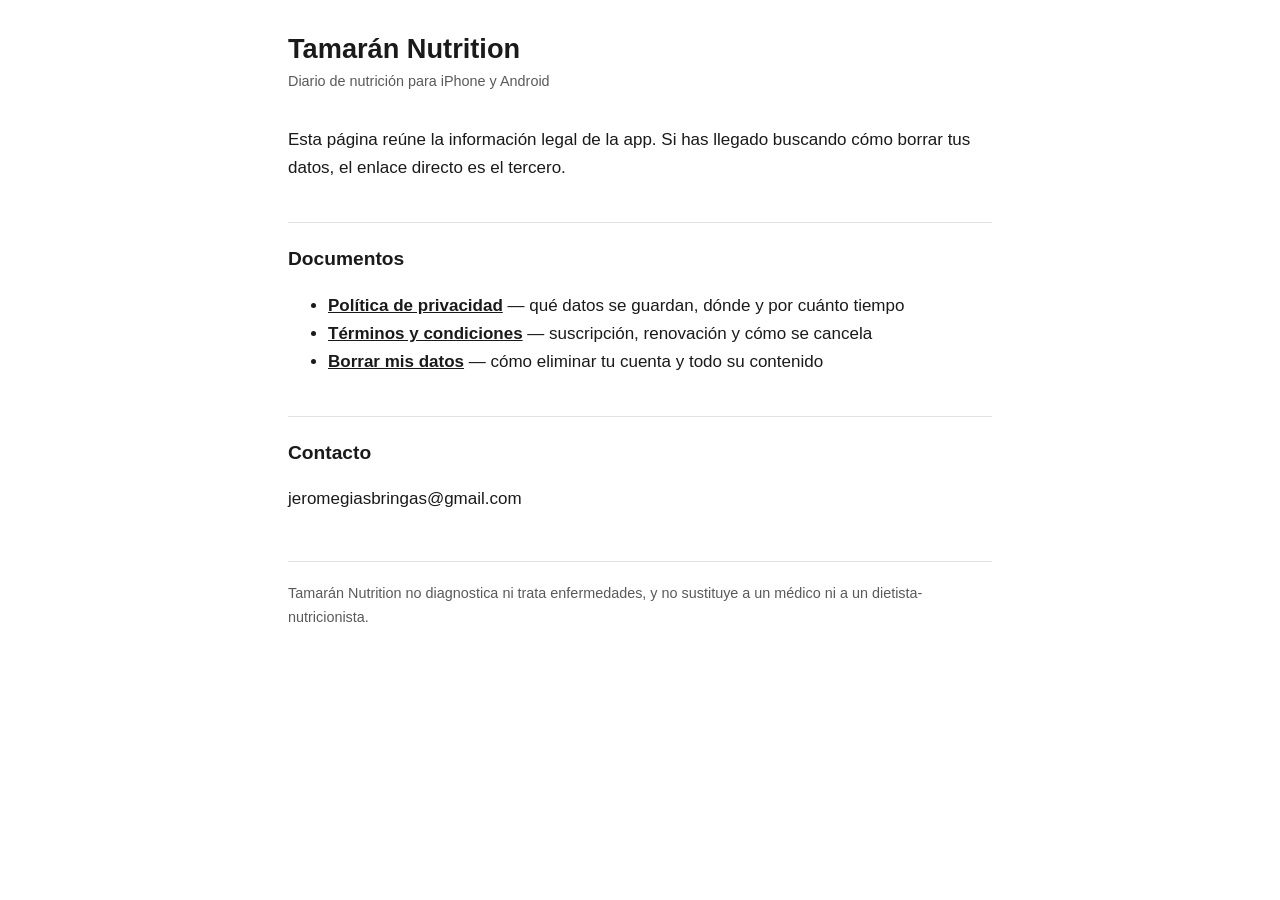
<file: index.html>
<!doctype html>
<html lang="es">
  <head>
    <meta charset="utf-8" />
    <meta name="viewport" content="width=device-width, initial-scale=1" />
    <title>Tamarán Nutrition</title>
    <link rel="stylesheet" href="estilo.css" />
  </head>
  <body>
    <main>
      <h1>Tamarán Nutrition</h1>
      <p class="fecha">Diario de nutrición para iPhone y Android</p>

      <p>
        Esta página reúne la información legal de la app. Si has llegado buscando cómo borrar tus
        datos, el enlace directo es el tercero.
      </p>

      <h2>Documentos</h2>
      <ul>
        <li><a href="privacidad.html"><strong>Política de privacidad</strong></a> — qué datos se
          guardan, dónde y por cuánto tiempo</li>
        <li><a href="terminos.html"><strong>Términos y condiciones</strong></a> — suscripción,
          renovación y cómo se cancela</li>
        <li><a href="borrar-datos.html"><strong>Borrar mis datos</strong></a> — cómo eliminar tu
          cuenta y todo su contenido</li>
      </ul>

      <h2>Contacto</h2>
      <p>jeromegiasbringas@gmail.com</p>

      <p class="pie">
        Tamarán Nutrition no diagnostica ni trata enfermedades, y no sustituye a un médico ni a un
        dietista-nutricionista.
      </p>
    </main>
  </body>
</html>
</file>
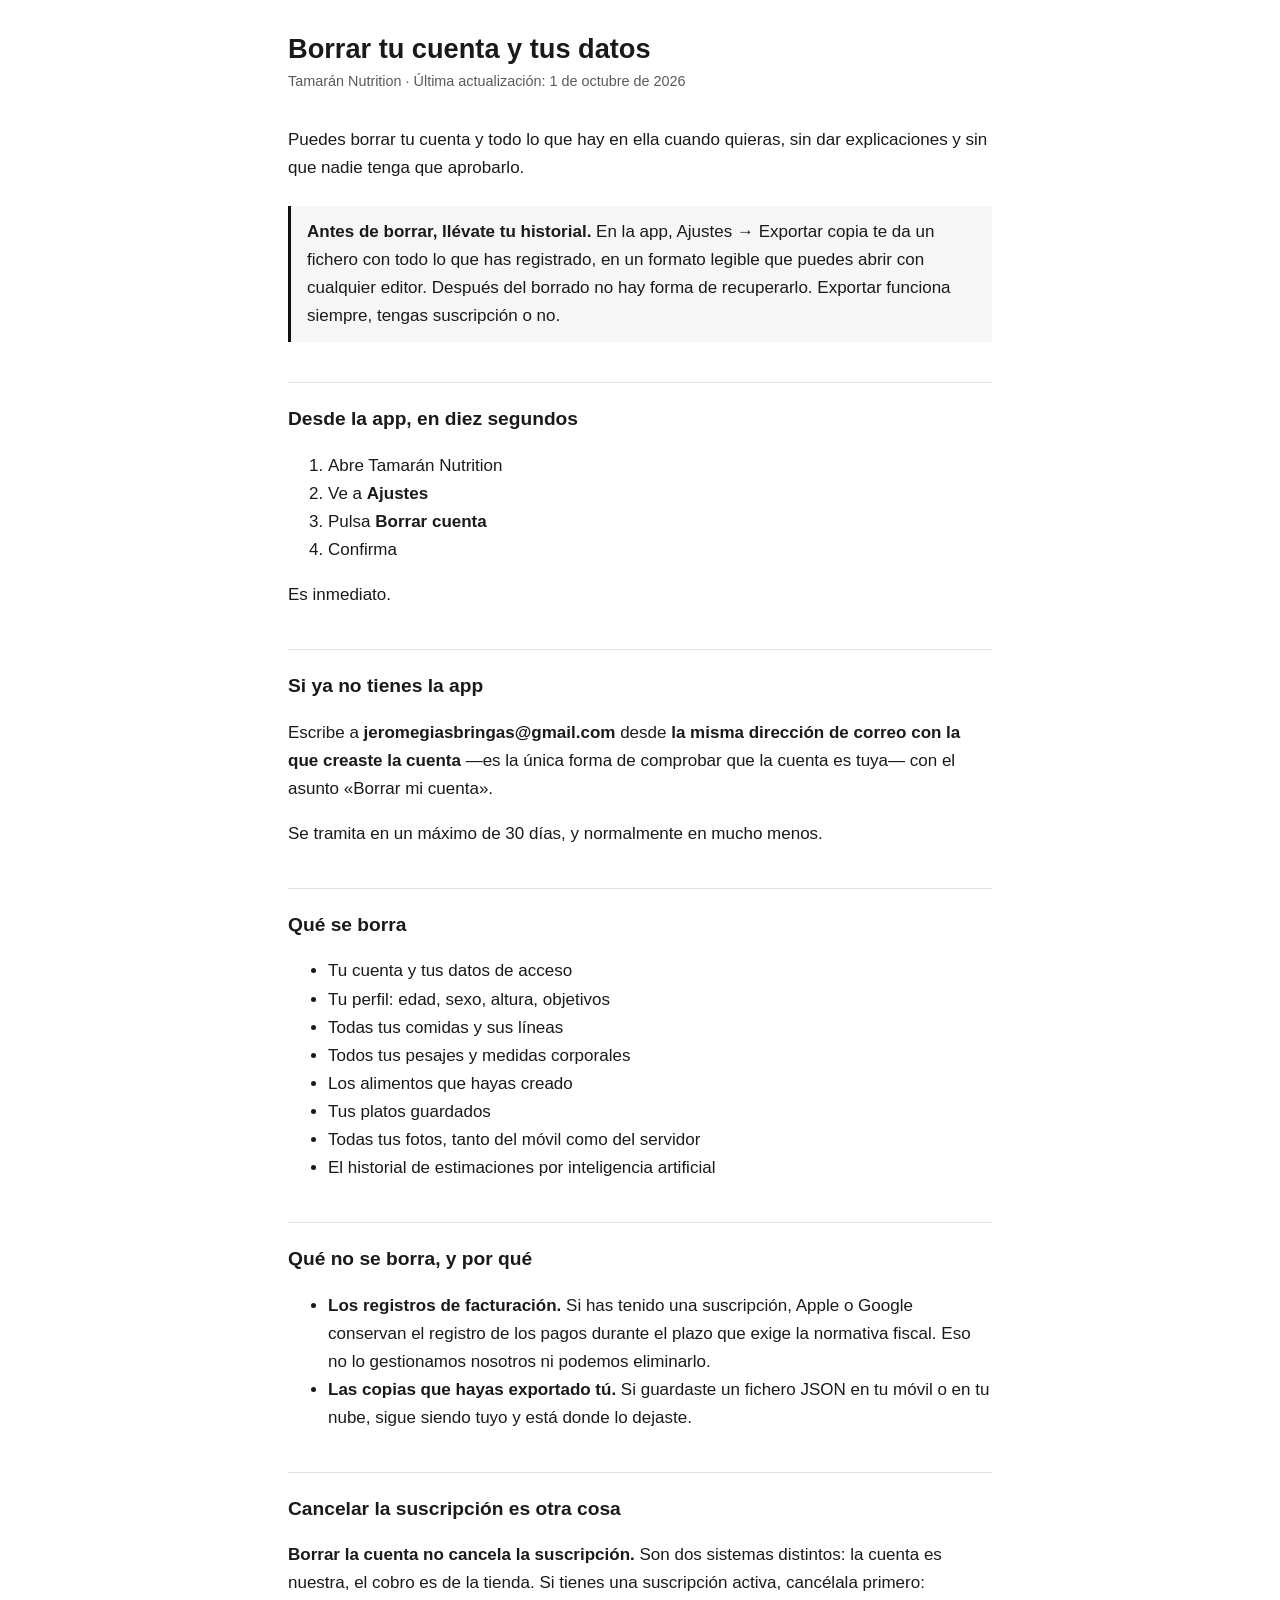
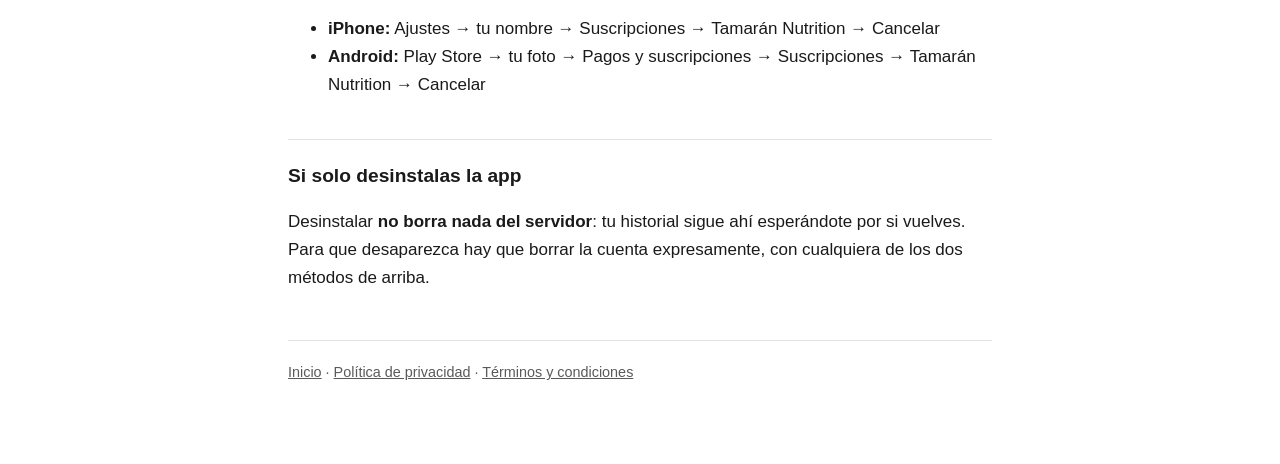
<file: borrar-datos.html>
<!doctype html>
<html lang="es">
  <head>
    <meta charset="utf-8" />
    <meta name="viewport" content="width=device-width, initial-scale=1" />
    <title>Borrar mis datos — Tamarán Nutrition</title>
    <link rel="stylesheet" href="estilo.css" />
  </head>
  <body>
    <main>
      <h1>Borrar tu cuenta y tus datos</h1>
      <p class="fecha">Tamarán Nutrition · Última actualización: 1 de octubre de 2026</p>

      <p>
        Puedes borrar tu cuenta y todo lo que hay en ella cuando quieras, sin dar explicaciones y sin
        que nadie tenga que aprobarlo.
      </p>

      <div class="aviso">
        <strong>Antes de borrar, llévate tu historial.</strong> En la app, Ajustes → Exportar copia
        te da un fichero con todo lo que has registrado, en un formato legible que puedes abrir con
        cualquier editor. Después del borrado no hay forma de recuperarlo. Exportar funciona siempre,
        tengas suscripción o no.
      </div>

      <h2>Desde la app, en diez segundos</h2>
      <ol>
        <li>Abre Tamarán Nutrition</li>
        <li>Ve a <strong>Ajustes</strong></li>
        <li>Pulsa <strong>Borrar cuenta</strong></li>
        <li>Confirma</li>
      </ol>
      <p>Es inmediato.</p>

      <h2>Si ya no tienes la app</h2>
      <p>
        Escribe a <strong>jeromegiasbringas@gmail.com</strong> desde
        <strong>la misma dirección de correo con la que creaste la cuenta</strong> —es la única forma
        de comprobar que la cuenta es tuya— con el asunto «Borrar mi cuenta».
      </p>
      <p>Se tramita en un máximo de 30 días, y normalmente en mucho menos.</p>

      <h2>Qué se borra</h2>
      <ul>
        <li>Tu cuenta y tus datos de acceso</li>
        <li>Tu perfil: edad, sexo, altura, objetivos</li>
        <li>Todas tus comidas y sus líneas</li>
        <li>Todos tus pesajes y medidas corporales</li>
        <li>Los alimentos que hayas creado</li>
        <li>Tus platos guardados</li>
        <li>Todas tus fotos, tanto del móvil como del servidor</li>
        <li>El historial de estimaciones por inteligencia artificial</li>
      </ul>

      <h2>Qué no se borra, y por qué</h2>
      <ul>
        <li>
          <strong>Los registros de facturación.</strong> Si has tenido una suscripción, Apple o
          Google conservan el registro de los pagos durante el plazo que exige la normativa fiscal.
          Eso no lo gestionamos nosotros ni podemos eliminarlo.
        </li>
        <li>
          <strong>Las copias que hayas exportado tú.</strong> Si guardaste un fichero JSON en tu
          móvil o en tu nube, sigue siendo tuyo y está donde lo dejaste.
        </li>
      </ul>

      <h2>Cancelar la suscripción es otra cosa</h2>
      <p>
        <strong>Borrar la cuenta no cancela la suscripción.</strong> Son dos sistemas distintos: la
        cuenta es nuestra, el cobro es de la tienda. Si tienes una suscripción activa, cancélala
        primero:
      </p>
      <ul>
        <li>
          <strong>iPhone:</strong> Ajustes → tu nombre → Suscripciones → Tamarán Nutrition →
          Cancelar
        </li>
        <li>
          <strong>Android:</strong> Play Store → tu foto → Pagos y suscripciones → Suscripciones →
          Tamarán Nutrition → Cancelar
        </li>
      </ul>

      <h2>Si solo desinstalas la app</h2>
      <p>
        Desinstalar <strong>no borra nada del servidor</strong>: tu historial sigue ahí esperándote
        por si vuelves. Para que desaparezca hay que borrar la cuenta expresamente, con cualquiera de
        los dos métodos de arriba.
      </p>

      <p class="pie">
        <a href="index.html">Inicio</a> · <a href="privacidad.html">Política de privacidad</a> ·
        <a href="terminos.html">Términos y condiciones</a>
      </p>
    </main>
  </body>
</html>
</file>
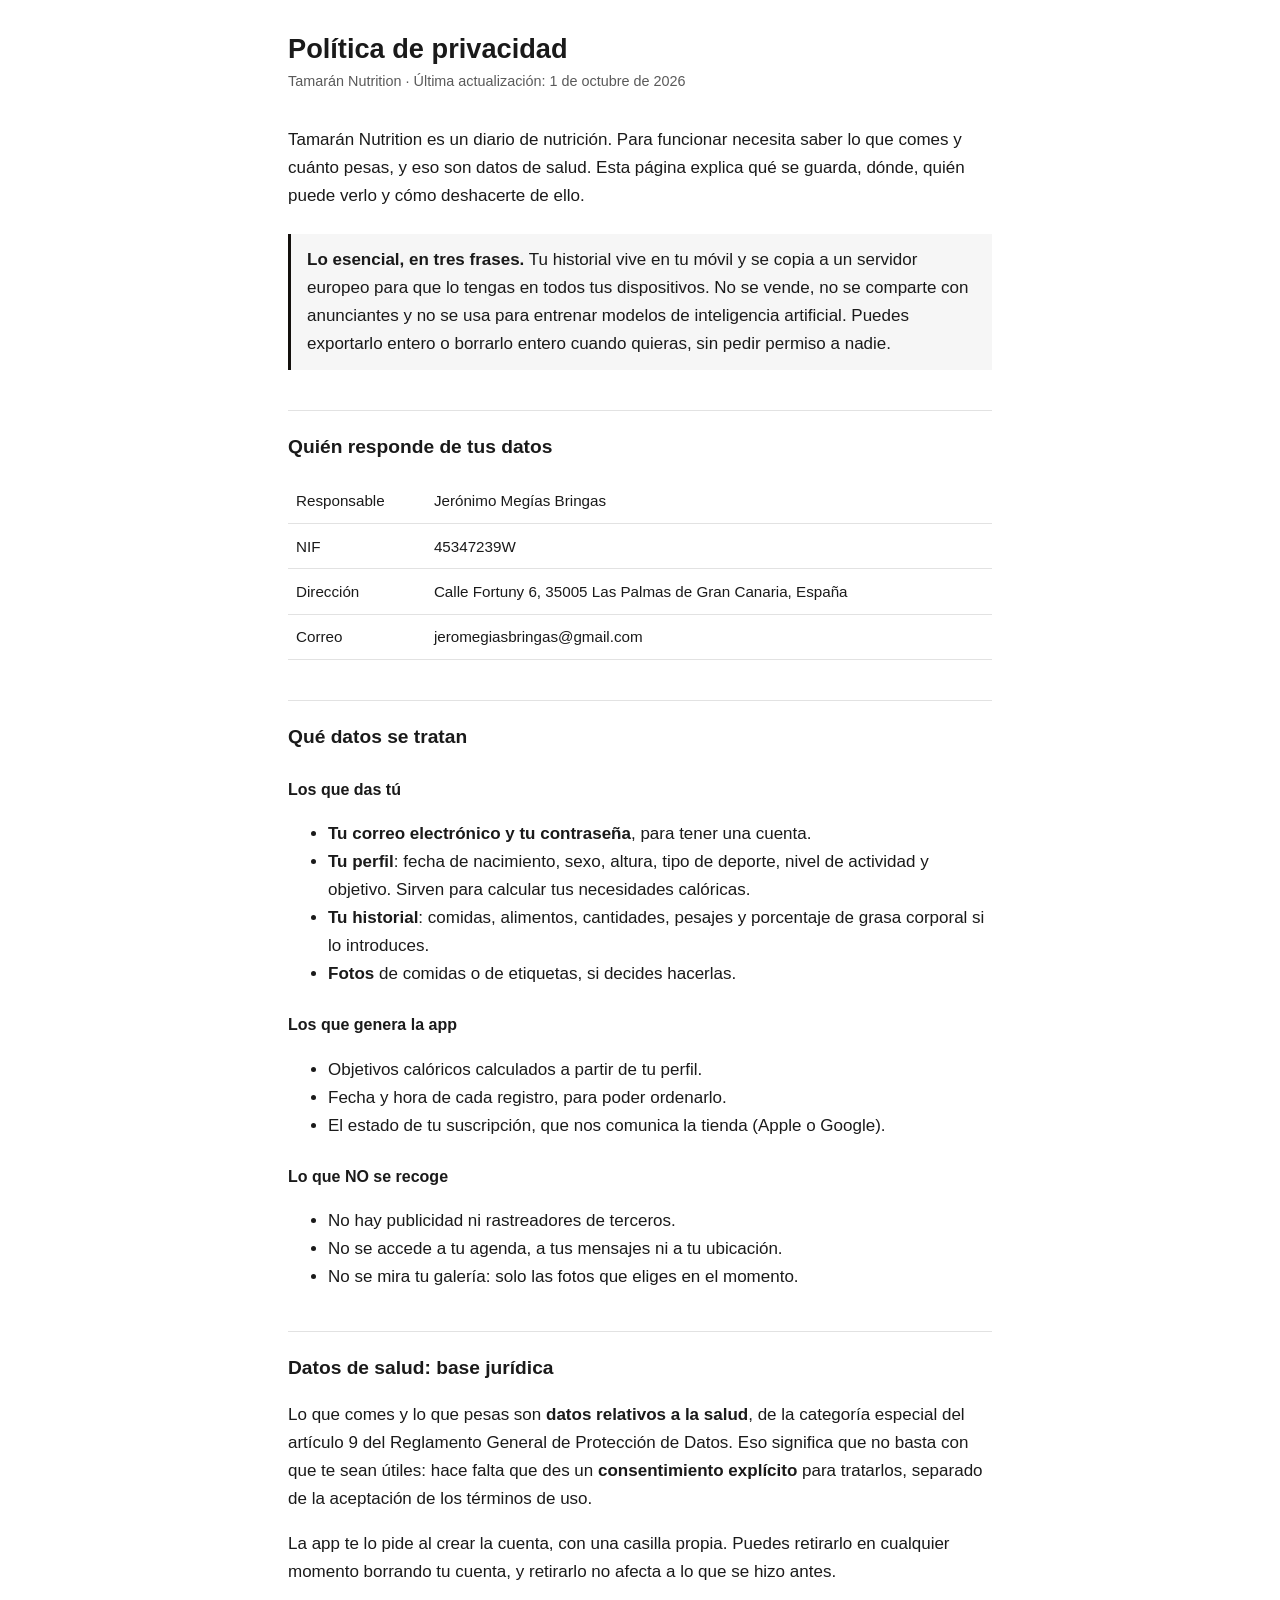
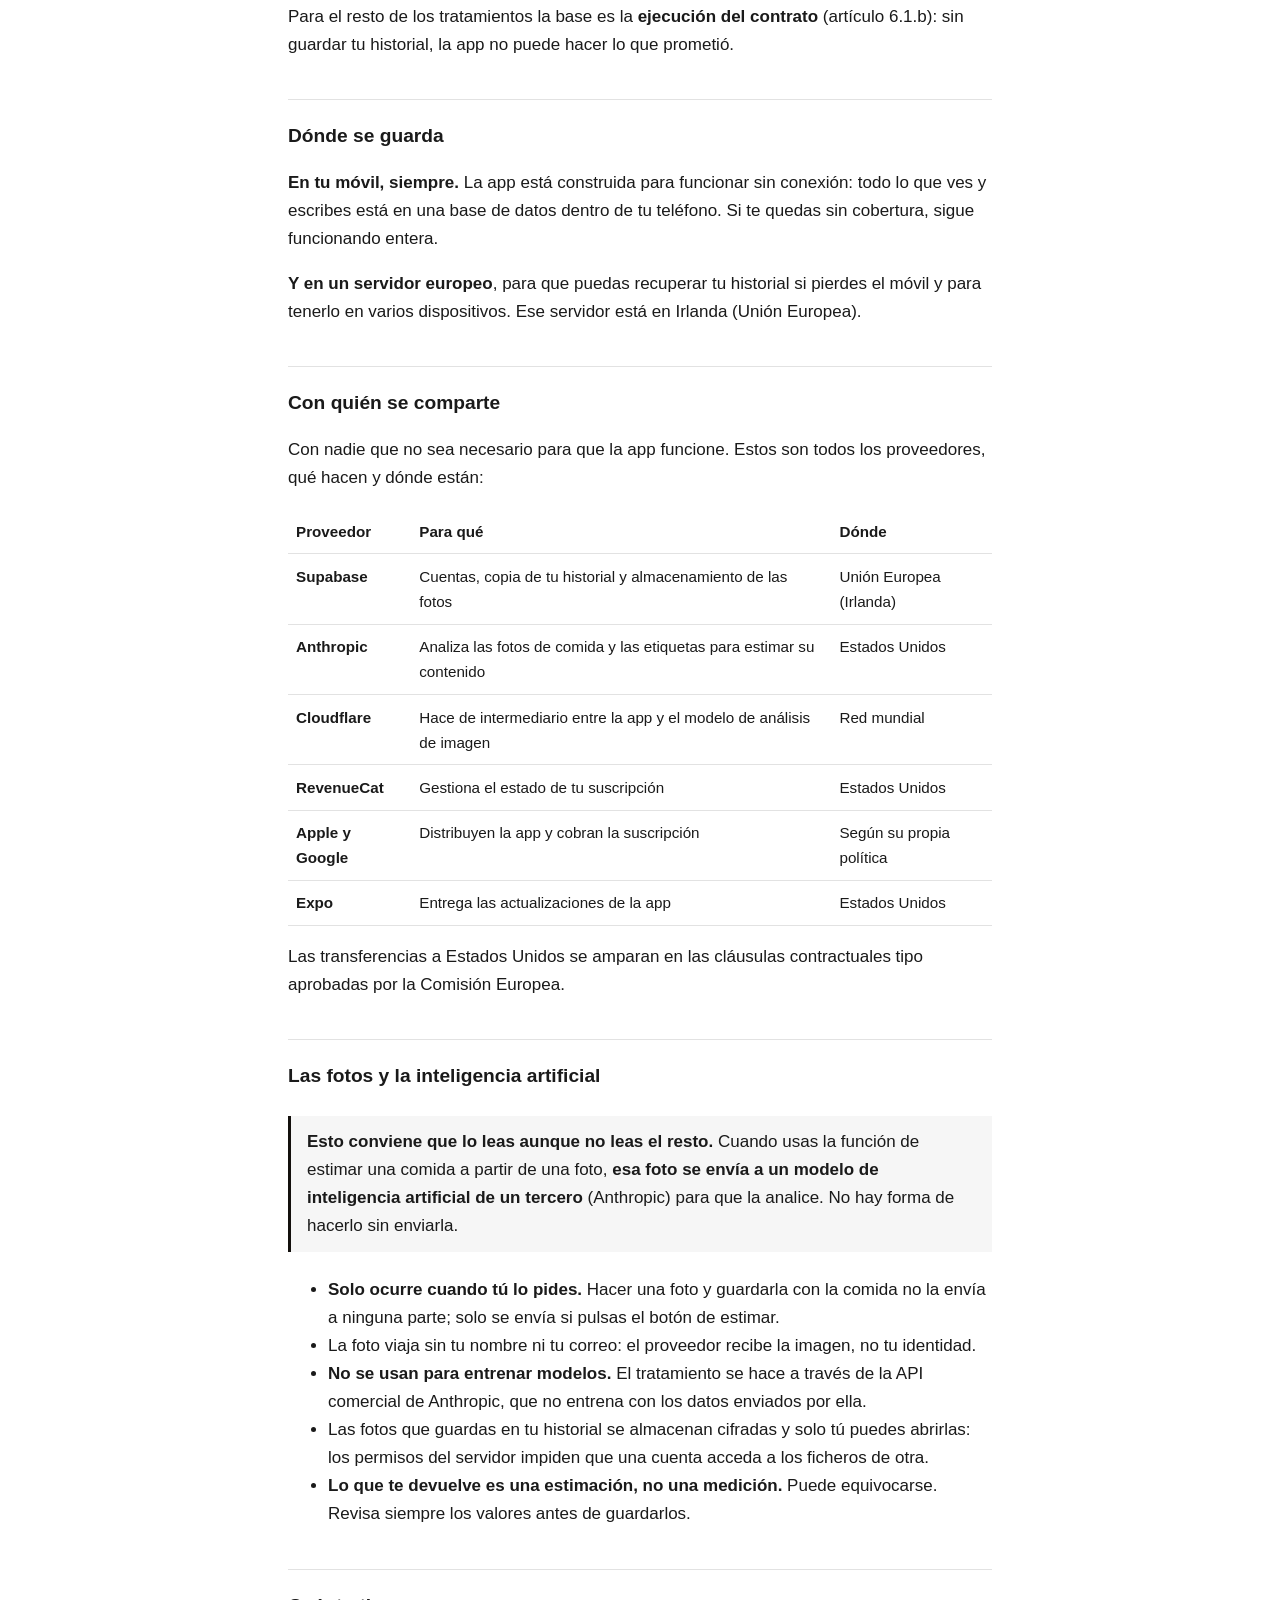
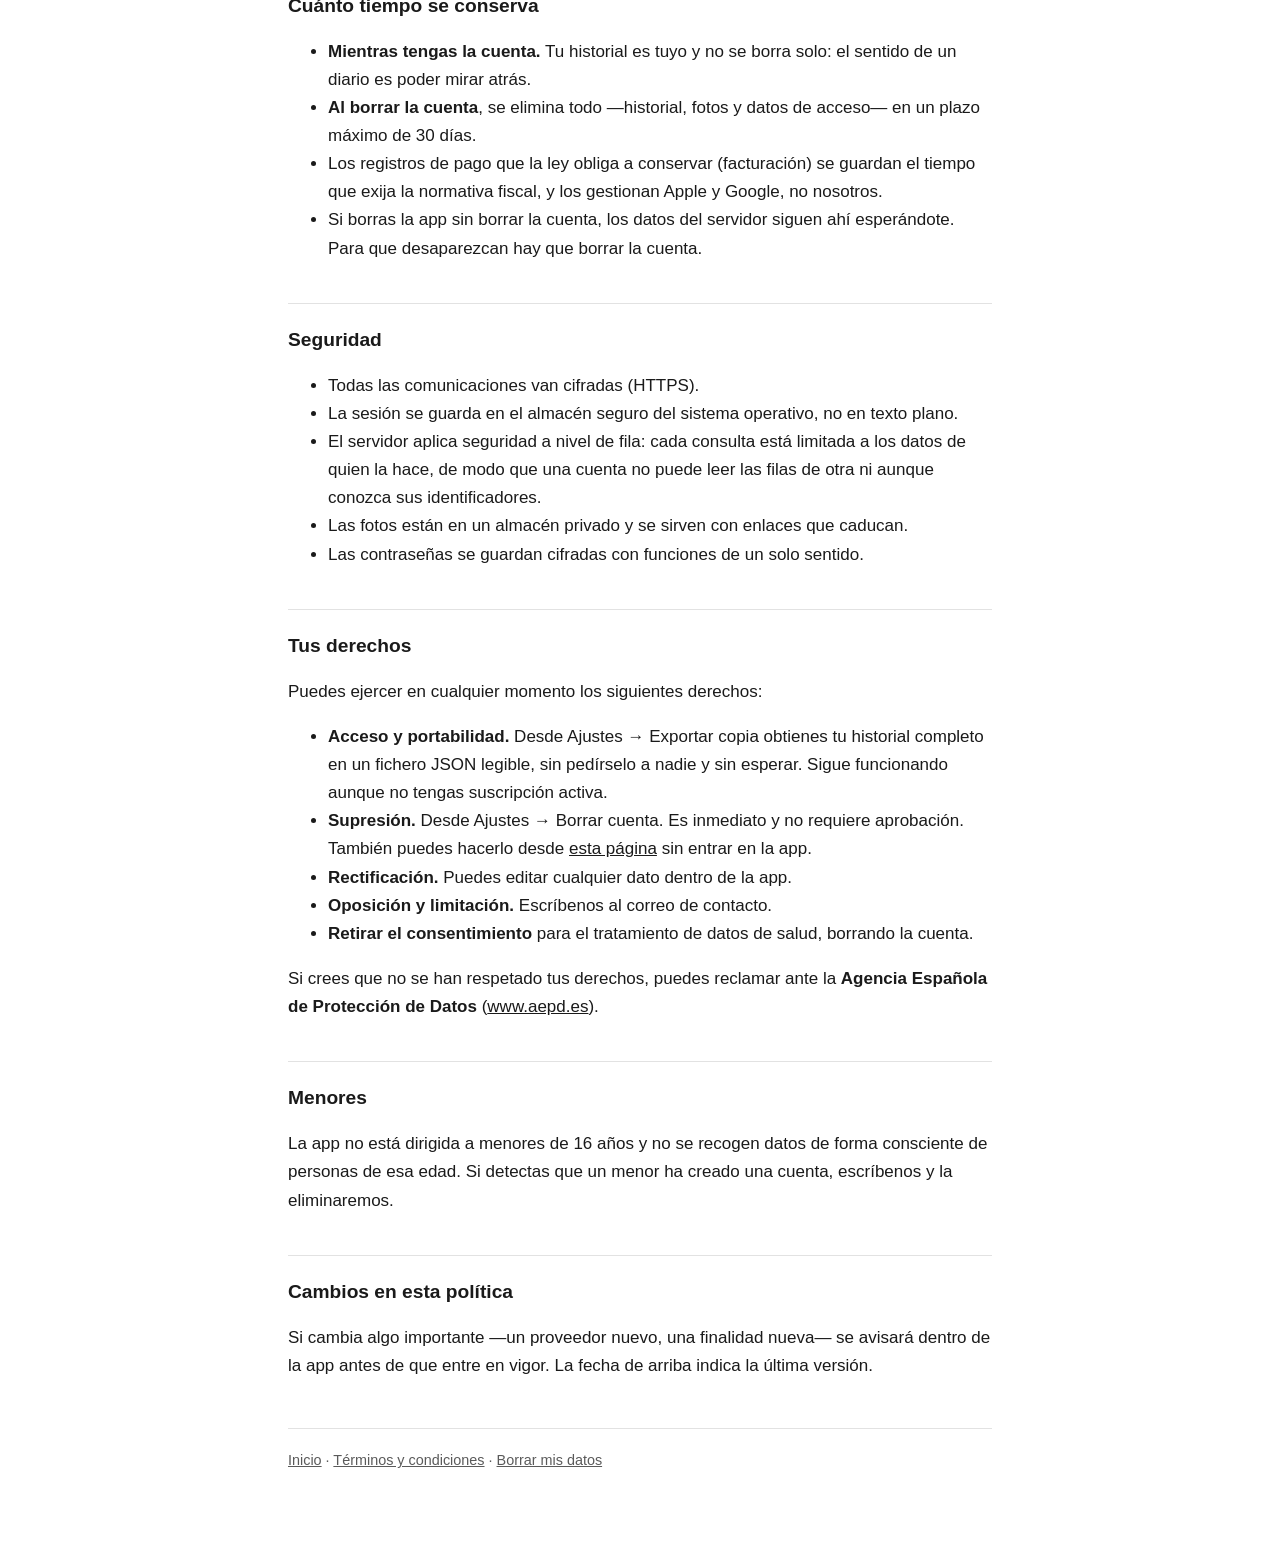
<file: privacidad.html>
<!doctype html>
<html lang="es">
  <head>
    <meta charset="utf-8" />
    <meta name="viewport" content="width=device-width, initial-scale=1" />
    <title>Política de privacidad — Tamarán Nutrition</title>
    <link rel="stylesheet" href="estilo.css" />
  </head>
  <body>
    <main>
      <h1>Política de privacidad</h1>
      <p class="fecha">Tamarán Nutrition · Última actualización: 1 de octubre de 2026</p>

      <p>
        Tamarán Nutrition es un diario de nutrición. Para funcionar necesita saber lo que comes y
        cuánto pesas, y eso son datos de salud. Esta página explica qué se guarda, dónde, quién
        puede verlo y cómo deshacerte de ello.
      </p>

      <div class="aviso">
        <strong>Lo esencial, en tres frases.</strong> Tu historial vive en tu móvil y se copia a un
        servidor europeo para que lo tengas en todos tus dispositivos. No se vende, no se comparte
        con anunciantes y no se usa para entrenar modelos de inteligencia artificial. Puedes
        exportarlo entero o borrarlo entero cuando quieras, sin pedir permiso a nadie.
      </div>

      <h2>Quién responde de tus datos</h2>
      <table>
        <tbody>
          <tr>
            <td data-et="Responsable">Responsable</td>
            <td>Jerónimo Megías Bringas</td>
          </tr>
          <tr>
            <td data-et="NIF">NIF</td>
            <td>45347239W</td>
          </tr>
          <tr>
            <td data-et="Dirección">Dirección</td>
            <td>Calle Fortuny 6, 35005 Las Palmas de Gran Canaria, España</td>
          </tr>
          <tr>
            <td data-et="Correo">Correo</td>
            <td>jeromegiasbringas@gmail.com</td>
          </tr>
        </tbody>
      </table>

      <h2>Qué datos se tratan</h2>

      <h3>Los que das tú</h3>
      <ul>
        <li><strong>Tu correo electrónico y tu contraseña</strong>, para tener una cuenta.</li>
        <li>
          <strong>Tu perfil</strong>: fecha de nacimiento, sexo, altura, tipo de deporte, nivel de
          actividad y objetivo. Sirven para calcular tus necesidades calóricas.
        </li>
        <li>
          <strong>Tu historial</strong>: comidas, alimentos, cantidades, pesajes y porcentaje de
          grasa corporal si lo introduces.
        </li>
        <li><strong>Fotos</strong> de comidas o de etiquetas, si decides hacerlas.</li>
      </ul>

      <h3>Los que genera la app</h3>
      <ul>
        <li>Objetivos calóricos calculados a partir de tu perfil.</li>
        <li>Fecha y hora de cada registro, para poder ordenarlo.</li>
        <li>El estado de tu suscripción, que nos comunica la tienda (Apple o Google).</li>
      </ul>

      <h3>Lo que NO se recoge</h3>
      <ul>
        <li>No hay publicidad ni rastreadores de terceros.</li>
        <li>No se accede a tu agenda, a tus mensajes ni a tu ubicación.</li>
        <li>No se mira tu galería: solo las fotos que eliges en el momento.</li>
      </ul>

      <h2>Datos de salud: base jurídica</h2>
      <p>
        Lo que comes y lo que pesas son <strong>datos relativos a la salud</strong>, de la categoría
        especial del artículo 9 del Reglamento General de Protección de Datos. Eso significa que no
        basta con que te sean útiles: hace falta que des un <strong>consentimiento explícito</strong>
        para tratarlos, separado de la aceptación de los términos de uso.
      </p>
      <p>
        La app te lo pide al crear la cuenta, con una casilla propia. Puedes retirarlo en cualquier
        momento borrando tu cuenta, y retirarlo no afecta a lo que se hizo antes.
      </p>
      <p>
        Para el resto de los tratamientos la base es la <strong>ejecución del contrato</strong>
        (artículo 6.1.b): sin guardar tu historial, la app no puede hacer lo que prometió.
      </p>

      <h2>Dónde se guarda</h2>
      <p>
        <strong>En tu móvil, siempre.</strong> La app está construida para funcionar sin conexión:
        todo lo que ves y escribes está en una base de datos dentro de tu teléfono. Si te quedas sin
        cobertura, sigue funcionando entera.
      </p>
      <p>
        <strong>Y en un servidor europeo</strong>, para que puedas recuperar tu historial si pierdes
        el móvil y para tenerlo en varios dispositivos. Ese servidor está en Irlanda (Unión
        Europea).
      </p>

      <h2>Con quién se comparte</h2>
      <p>
        Con nadie que no sea necesario para que la app funcione. Estos son todos los proveedores,
        qué hacen y dónde están:
      </p>
      <table>
        <thead>
          <tr>
            <th>Proveedor</th>
            <th>Para qué</th>
            <th>Dónde</th>
          </tr>
        </thead>
        <tbody>
          <tr>
            <td data-et="Proveedor"><strong>Supabase</strong></td>
            <td data-et="Para qué">Cuentas, copia de tu historial y almacenamiento de las fotos</td>
            <td data-et="Dónde">Unión Europea (Irlanda)</td>
          </tr>
          <tr>
            <td data-et="Proveedor"><strong>Anthropic</strong></td>
            <td data-et="Para qué">
              Analiza las fotos de comida y las etiquetas para estimar su contenido
            </td>
            <td data-et="Dónde">Estados Unidos</td>
          </tr>
          <tr>
            <td data-et="Proveedor"><strong>Cloudflare</strong></td>
            <td data-et="Para qué">
              Hace de intermediario entre la app y el modelo de análisis de imagen
            </td>
            <td data-et="Dónde">Red mundial</td>
          </tr>
          <tr>
            <td data-et="Proveedor"><strong>RevenueCat</strong></td>
            <td data-et="Para qué">Gestiona el estado de tu suscripción</td>
            <td data-et="Dónde">Estados Unidos</td>
          </tr>
          <tr>
            <td data-et="Proveedor"><strong>Apple y Google</strong></td>
            <td data-et="Para qué">Distribuyen la app y cobran la suscripción</td>
            <td data-et="Dónde">Según su propia política</td>
          </tr>
          <tr>
            <td data-et="Proveedor"><strong>Expo</strong></td>
            <td data-et="Para qué">Entrega las actualizaciones de la app</td>
            <td data-et="Dónde">Estados Unidos</td>
          </tr>
        </tbody>
      </table>
      <p>
        Las transferencias a Estados Unidos se amparan en las cláusulas contractuales tipo aprobadas
        por la Comisión Europea.
      </p>

      <h2>Las fotos y la inteligencia artificial</h2>
      <div class="aviso">
        <strong>Esto conviene que lo leas aunque no leas el resto.</strong> Cuando usas la función de
        estimar una comida a partir de una foto, <strong>esa foto se envía a un modelo de
        inteligencia artificial de un tercero</strong> (Anthropic) para que la analice. No hay forma
        de hacerlo sin enviarla.
      </div>
      <ul>
        <li>
          <strong>Solo ocurre cuando tú lo pides.</strong> Hacer una foto y guardarla con la comida
          no la envía a ninguna parte; solo se envía si pulsas el botón de estimar.
        </li>
        <li>
          La foto viaja sin tu nombre ni tu correo: el proveedor recibe la imagen, no tu identidad.
        </li>
        <li>
          <strong>No se usan para entrenar modelos.</strong> El tratamiento se hace a través de la
          API comercial de Anthropic, que no entrena con los datos enviados por ella.
        </li>
        <li>
          Las fotos que guardas en tu historial se almacenan cifradas y solo tú puedes abrirlas: los
          permisos del servidor impiden que una cuenta acceda a los ficheros de otra.
        </li>
        <li>
          <strong>Lo que te devuelve es una estimación, no una medición.</strong> Puede equivocarse.
          Revisa siempre los valores antes de guardarlos.
        </li>
      </ul>

      <h2>Cuánto tiempo se conserva</h2>
      <ul>
        <li>
          <strong>Mientras tengas la cuenta.</strong> Tu historial es tuyo y no se borra solo: el
          sentido de un diario es poder mirar atrás.
        </li>
        <li>
          <strong>Al borrar la cuenta</strong>, se elimina todo —historial, fotos y datos de
          acceso— en un plazo máximo de 30 días.
        </li>
        <li>
          Los registros de pago que la ley obliga a conservar (facturación) se guardan el tiempo que
          exija la normativa fiscal, y los gestionan Apple y Google, no nosotros.
        </li>
        <li>
          Si borras la app sin borrar la cuenta, los datos del servidor siguen ahí esperándote. Para
          que desaparezcan hay que borrar la cuenta.
        </li>
      </ul>

      <h2>Seguridad</h2>
      <ul>
        <li>Todas las comunicaciones van cifradas (HTTPS).</li>
        <li>
          La sesión se guarda en el almacén seguro del sistema operativo, no en texto plano.
        </li>
        <li>
          El servidor aplica seguridad a nivel de fila: cada consulta está limitada a los datos de
          quien la hace, de modo que una cuenta no puede leer las filas de otra ni aunque conozca sus
          identificadores.
        </li>
        <li>Las fotos están en un almacén privado y se sirven con enlaces que caducan.</li>
        <li>Las contraseñas se guardan cifradas con funciones de un solo sentido.</li>
      </ul>

      <h2>Tus derechos</h2>
      <p>Puedes ejercer en cualquier momento los siguientes derechos:</p>
      <ul>
        <li>
          <strong>Acceso y portabilidad.</strong> Desde Ajustes → Exportar copia obtienes tu
          historial completo en un fichero JSON legible, sin pedírselo a nadie y sin esperar. Sigue
          funcionando aunque no tengas suscripción activa.
        </li>
        <li>
          <strong>Supresión.</strong> Desde Ajustes → Borrar cuenta. Es inmediato y no requiere
          aprobación. También puedes hacerlo desde
          <a href="borrar-datos.html">esta página</a> sin entrar en la app.
        </li>
        <li><strong>Rectificación.</strong> Puedes editar cualquier dato dentro de la app.</li>
        <li>
          <strong>Oposición y limitación.</strong> Escríbenos al correo de contacto.
        </li>
        <li>
          <strong>Retirar el consentimiento</strong> para el tratamiento de datos de salud, borrando
          la cuenta.
        </li>
      </ul>
      <p>
        Si crees que no se han respetado tus derechos, puedes reclamar ante la
        <strong>Agencia Española de Protección de Datos</strong> (<a
          href="https://www.aepd.es"
          rel="noreferrer"
          >www.aepd.es</a
        >).
      </p>

      <h2>Menores</h2>
      <p>
        La app no está dirigida a menores de 16 años y no se recogen datos de forma consciente de
        personas de esa edad. Si detectas que un menor ha creado una cuenta, escríbenos y la
        eliminaremos.
      </p>

      <h2>Cambios en esta política</h2>
      <p>
        Si cambia algo importante —un proveedor nuevo, una finalidad nueva— se avisará dentro de la
        app antes de que entre en vigor. La fecha de arriba indica la última versión.
      </p>

      <p class="pie">
        <a href="index.html">Inicio</a> · <a href="terminos.html">Términos y condiciones</a> ·
        <a href="borrar-datos.html">Borrar mis datos</a>
      </p>
    </main>
  </body>
</html>
</file>
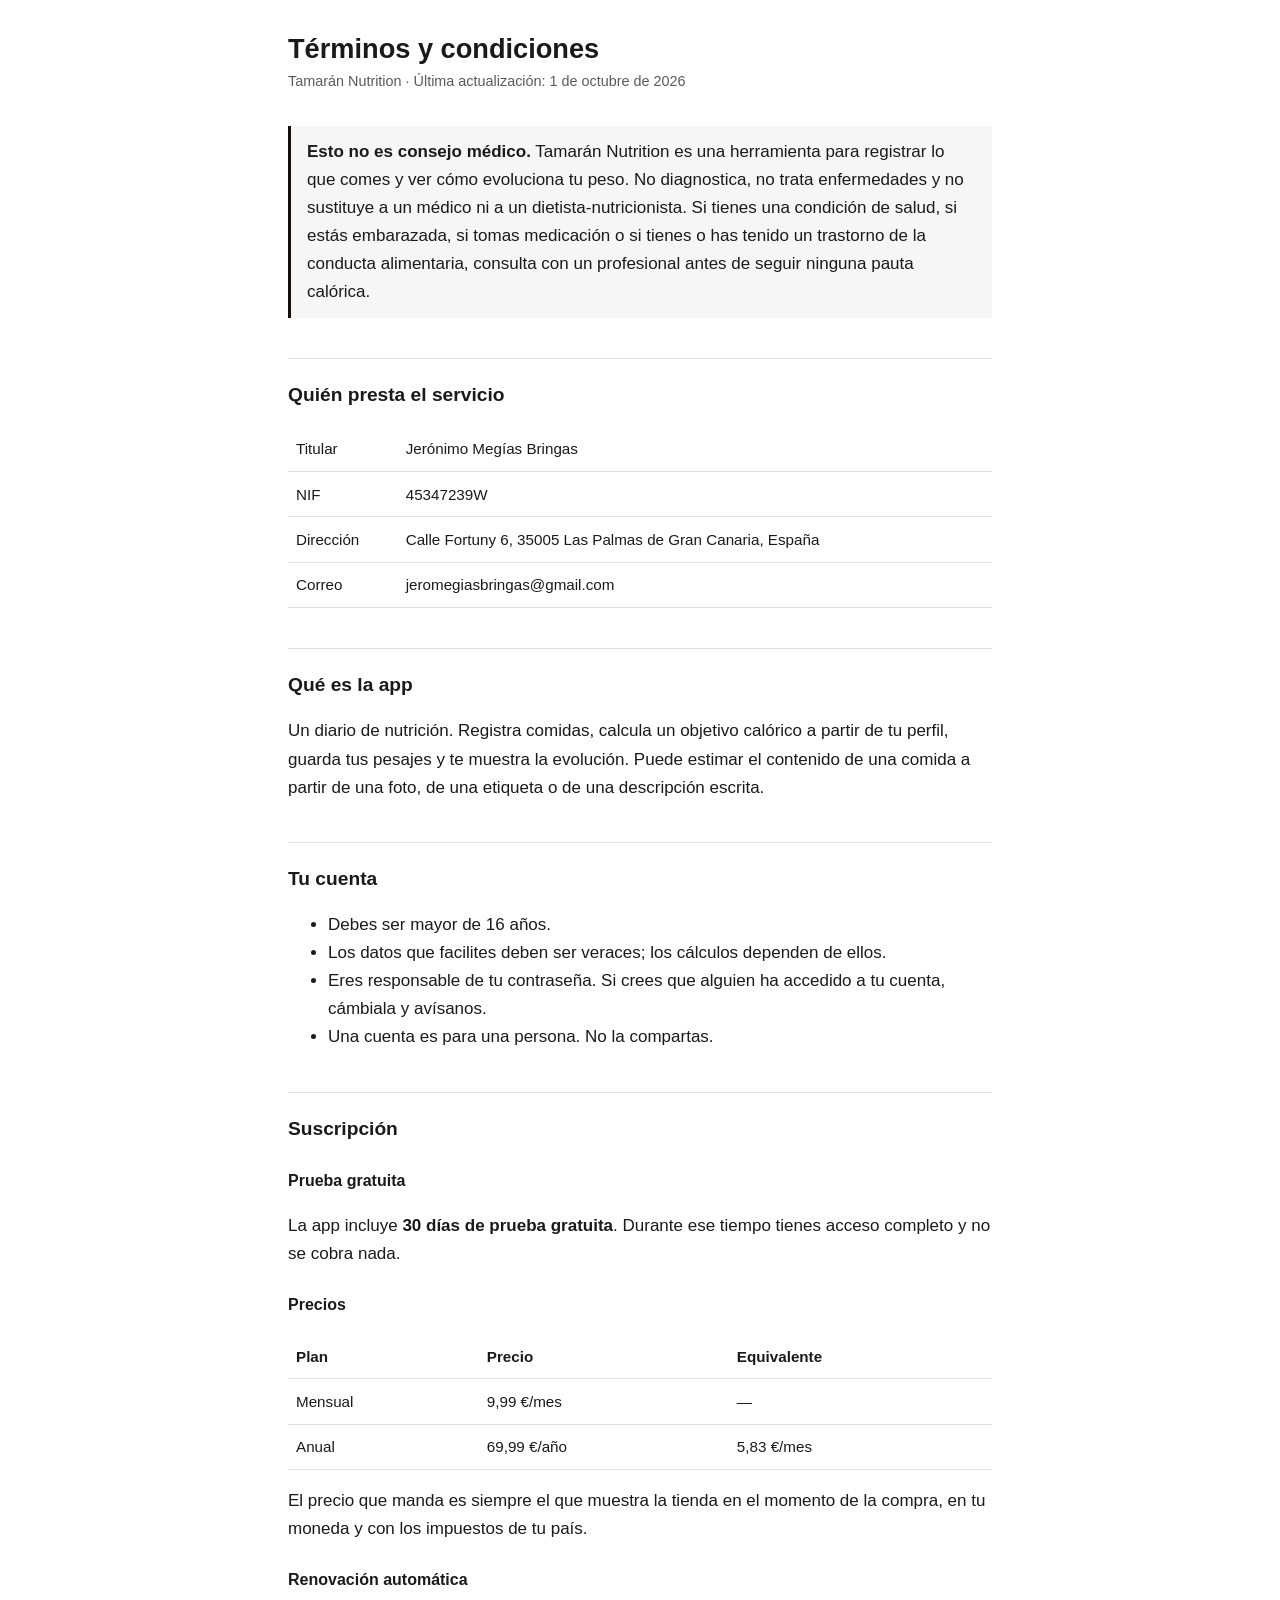
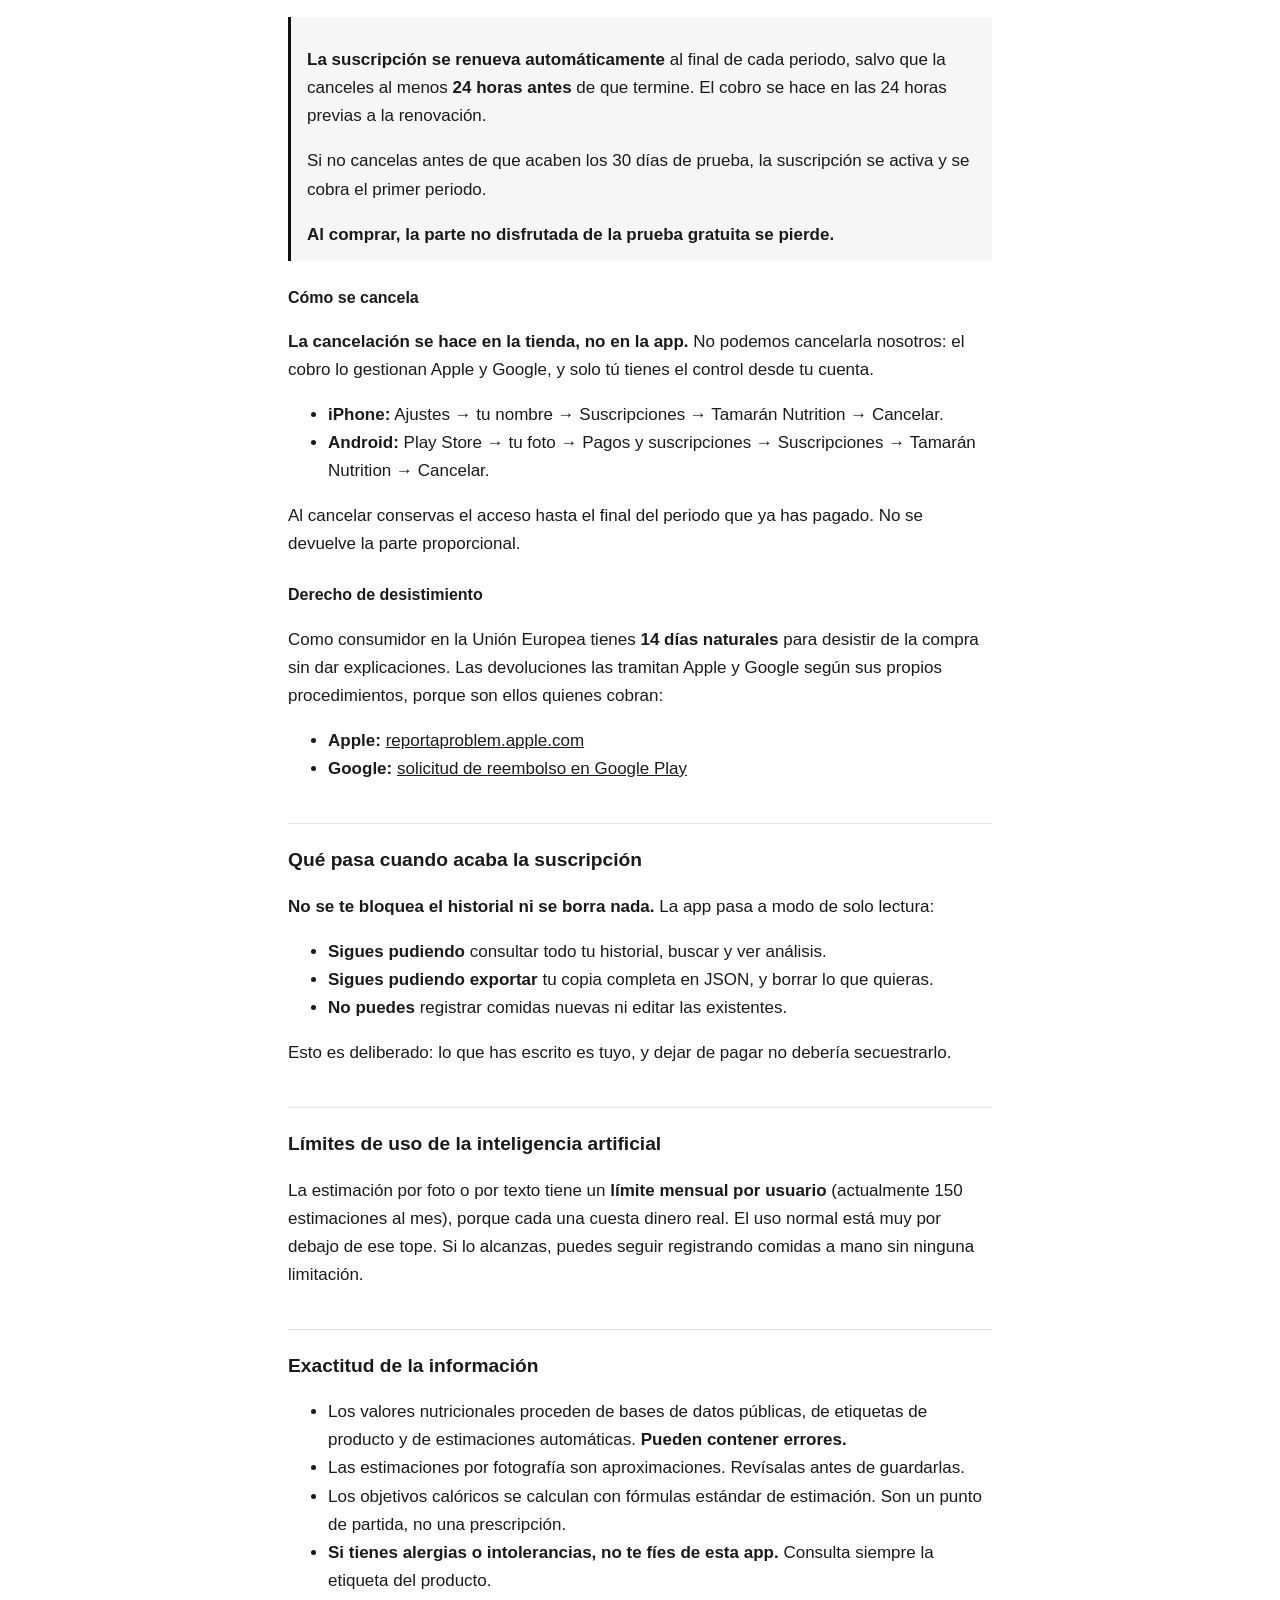
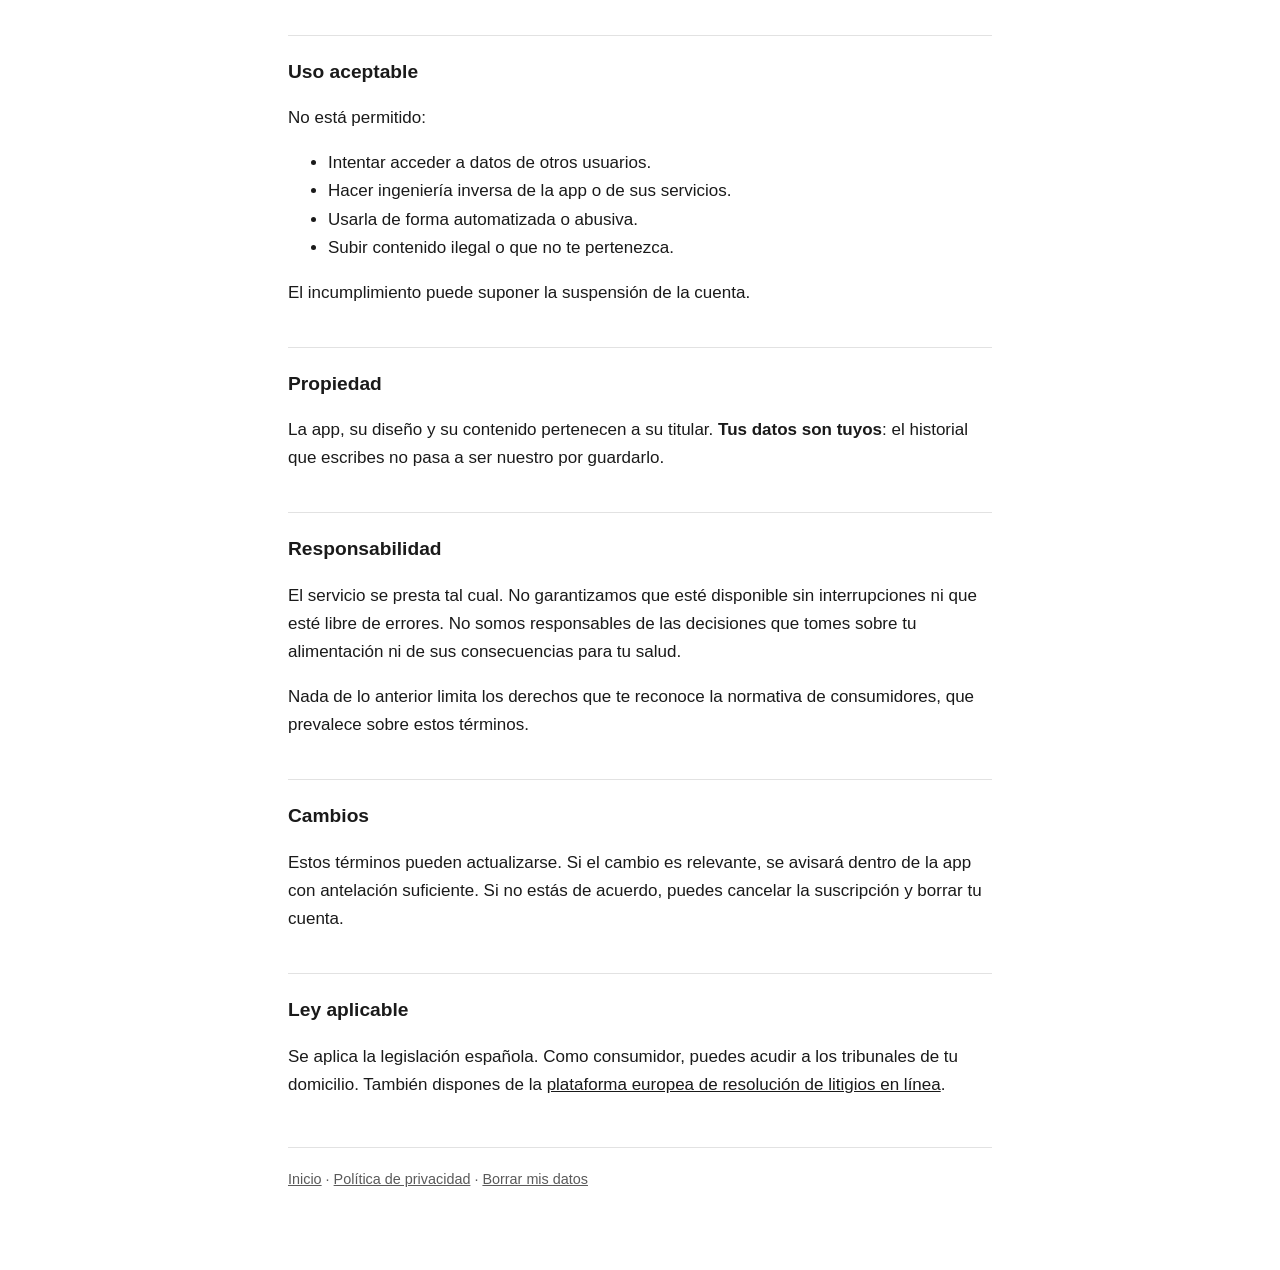
<file: terminos.html>
<!doctype html>
<html lang="es">
  <head>
    <meta charset="utf-8" />
    <meta name="viewport" content="width=device-width, initial-scale=1" />
    <title>Términos y condiciones — Tamarán Nutrition</title>
    <link rel="stylesheet" href="estilo.css" />
  </head>
  <body>
    <main>
      <h1>Términos y condiciones</h1>
      <p class="fecha">Tamarán Nutrition · Última actualización: 1 de octubre de 2026</p>

      <div class="aviso">
        <strong>Esto no es consejo médico.</strong> Tamarán Nutrition es una herramienta para
        registrar lo que comes y ver cómo evoluciona tu peso. No diagnostica, no trata enfermedades y
        no sustituye a un médico ni a un dietista-nutricionista. Si tienes una condición de salud, si
        estás embarazada, si tomas medicación o si tienes o has tenido un trastorno de la conducta
        alimentaria, consulta con un profesional antes de seguir ninguna pauta calórica.
      </div>

      <h2>Quién presta el servicio</h2>
      <table>
        <tbody>
          <tr>
            <td data-et="Titular">Titular</td>
            <td>Jerónimo Megías Bringas</td>
          </tr>
          <tr>
            <td data-et="NIF">NIF</td>
            <td>45347239W</td>
          </tr>
          <tr>
            <td data-et="Dirección">Dirección</td>
            <td>Calle Fortuny 6, 35005 Las Palmas de Gran Canaria, España</td>
          </tr>
          <tr>
            <td data-et="Correo">Correo</td>
            <td>jeromegiasbringas@gmail.com</td>
          </tr>
        </tbody>
      </table>

      <h2>Qué es la app</h2>
      <p>
        Un diario de nutrición. Registra comidas, calcula un objetivo calórico a partir de tu perfil,
        guarda tus pesajes y te muestra la evolución. Puede estimar el contenido de una comida a
        partir de una foto, de una etiqueta o de una descripción escrita.
      </p>

      <h2>Tu cuenta</h2>
      <ul>
        <li>Debes ser mayor de 16 años.</li>
        <li>Los datos que facilites deben ser veraces; los cálculos dependen de ellos.</li>
        <li>
          Eres responsable de tu contraseña. Si crees que alguien ha accedido a tu cuenta,
          cámbiala y avísanos.
        </li>
        <li>Una cuenta es para una persona. No la compartas.</li>
      </ul>

      <h2>Suscripción</h2>

      <h3>Prueba gratuita</h3>
      <p>
        La app incluye <strong>30 días de prueba gratuita</strong>. Durante ese tiempo tienes acceso
        completo y no se cobra nada.
      </p>

      <h3>Precios</h3>
      <table>
        <thead>
          <tr>
            <th>Plan</th>
            <th>Precio</th>
            <th>Equivalente</th>
          </tr>
        </thead>
        <tbody>
          <tr>
            <td data-et="Plan">Mensual</td>
            <td data-et="Precio">9,99 €/mes</td>
            <td data-et="Equivalente">—</td>
          </tr>
          <tr>
            <td data-et="Plan">Anual</td>
            <td data-et="Precio">69,99 €/año</td>
            <td data-et="Equivalente">5,83 €/mes</td>
          </tr>
        </tbody>
      </table>
      <p>
        El precio que manda es siempre el que muestra la tienda en el momento de la compra, en tu
        moneda y con los impuestos de tu país.
      </p>

      <h3>Renovación automática</h3>
      <div class="aviso">
        <p>
          <strong>La suscripción se renueva automáticamente</strong> al final de cada periodo, salvo
          que la canceles al menos <strong>24 horas antes</strong> de que termine. El cobro se hace
          en las 24 horas previas a la renovación.
        </p>
        <p>
          Si no cancelas antes de que acaben los 30 días de prueba, la suscripción se activa y se
          cobra el primer periodo.
        </p>
        <p style="margin-bottom: 0">
          <strong>Al comprar, la parte no disfrutada de la prueba gratuita se pierde.</strong>
        </p>
      </div>

      <h3>Cómo se cancela</h3>
      <p>
        <strong>La cancelación se hace en la tienda, no en la app.</strong> No podemos cancelarla
        nosotros: el cobro lo gestionan Apple y Google, y solo tú tienes el control desde tu cuenta.
      </p>
      <ul>
        <li>
          <strong>iPhone:</strong> Ajustes → tu nombre → Suscripciones → Tamarán Nutrition →
          Cancelar.
        </li>
        <li>
          <strong>Android:</strong> Play Store → tu foto → Pagos y suscripciones → Suscripciones →
          Tamarán Nutrition → Cancelar.
        </li>
      </ul>
      <p>
        Al cancelar conservas el acceso hasta el final del periodo que ya has pagado. No se devuelve
        la parte proporcional.
      </p>

      <h3>Derecho de desistimiento</h3>
      <p>
        Como consumidor en la Unión Europea tienes <strong>14 días naturales</strong> para desistir
        de la compra sin dar explicaciones. Las devoluciones las tramitan Apple y Google según sus
        propios procedimientos, porque son ellos quienes cobran:
      </p>
      <ul>
        <li>
          <strong>Apple:</strong> <a href="https://reportaproblem.apple.com" rel="noreferrer"
            >reportaproblem.apple.com</a
          >
        </li>
        <li>
          <strong>Google:</strong>
          <a href="https://support.google.com/googleplay/answer/2479637" rel="noreferrer"
            >solicitud de reembolso en Google Play</a
          >
        </li>
      </ul>

      <h2>Qué pasa cuando acaba la suscripción</h2>
      <p>
        <strong>No se te bloquea el historial ni se borra nada.</strong> La app pasa a modo de solo
        lectura:
      </p>
      <ul>
        <li><strong>Sigues pudiendo</strong> consultar todo tu historial, buscar y ver análisis.</li>
        <li>
          <strong>Sigues pudiendo exportar</strong> tu copia completa en JSON, y borrar lo que
          quieras.
        </li>
        <li><strong>No puedes</strong> registrar comidas nuevas ni editar las existentes.</li>
      </ul>
      <p>
        Esto es deliberado: lo que has escrito es tuyo, y dejar de pagar no debería secuestrarlo.
      </p>

      <h2>Límites de uso de la inteligencia artificial</h2>
      <p>
        La estimación por foto o por texto tiene un <strong>límite mensual por usuario</strong>
        (actualmente 150 estimaciones al mes), porque cada una cuesta dinero real. El uso normal está
        muy por debajo de ese tope. Si lo alcanzas, puedes seguir registrando comidas a mano sin
        ninguna limitación.
      </p>

      <h2>Exactitud de la información</h2>
      <ul>
        <li>
          Los valores nutricionales proceden de bases de datos públicas, de etiquetas de producto y
          de estimaciones automáticas. <strong>Pueden contener errores.</strong>
        </li>
        <li>
          Las estimaciones por fotografía son aproximaciones. Revísalas antes de guardarlas.
        </li>
        <li>
          Los objetivos calóricos se calculan con fórmulas estándar de estimación. Son un punto de
          partida, no una prescripción.
        </li>
        <li>
          <strong>Si tienes alergias o intolerancias, no te fíes de esta app.</strong> Consulta
          siempre la etiqueta del producto.
        </li>
      </ul>

      <h2>Uso aceptable</h2>
      <p>No está permitido:</p>
      <ul>
        <li>Intentar acceder a datos de otros usuarios.</li>
        <li>Hacer ingeniería inversa de la app o de sus servicios.</li>
        <li>Usarla de forma automatizada o abusiva.</li>
        <li>Subir contenido ilegal o que no te pertenezca.</li>
      </ul>
      <p>El incumplimiento puede suponer la suspensión de la cuenta.</p>

      <h2>Propiedad</h2>
      <p>
        La app, su diseño y su contenido pertenecen a su titular.
        <strong>Tus datos son tuyos</strong>: el historial que escribes no pasa a ser nuestro por
        guardarlo.
      </p>

      <h2>Responsabilidad</h2>
      <p>
        El servicio se presta tal cual. No garantizamos que esté disponible sin interrupciones ni que
        esté libre de errores. No somos responsables de las decisiones que tomes sobre tu
        alimentación ni de sus consecuencias para tu salud.
      </p>
      <p>
        Nada de lo anterior limita los derechos que te reconoce la normativa de consumidores, que
        prevalece sobre estos términos.
      </p>

      <h2>Cambios</h2>
      <p>
        Estos términos pueden actualizarse. Si el cambio es relevante, se avisará dentro de la app
        con antelación suficiente. Si no estás de acuerdo, puedes cancelar la suscripción y borrar tu
        cuenta.
      </p>

      <h2>Ley aplicable</h2>
      <p>
        Se aplica la legislación española. Como consumidor, puedes acudir a los tribunales de tu
        domicilio. También dispones de la
        <a href="https://ec.europa.eu/consumers/odr" rel="noreferrer"
          >plataforma europea de resolución de litigios en línea</a
        >.
      </p>

      <p class="pie">
        <a href="index.html">Inicio</a> · <a href="privacidad.html">Política de privacidad</a> ·
        <a href="borrar-datos.html">Borrar mis datos</a>
      </p>
    </main>
  </body>
</html>
</file>
<file: estilo.css>
/* Páginas legales de Tamarán Nutrition.
   Sin librerías ni fuentes externas: estas páginas tienen que abrir rápido y
   funcionar en el móvil de cualquiera, incluido el revisor de una tienda. */

:root {
  --fondo: #ffffff;
  --texto: #1a1a1a;
  --suave: #5a5a5a;
  --borde: #e2e2e2;
  --acento: #13100d;
}

@media (prefers-color-scheme: dark) {
  :root {
    --fondo: #13100d;
    --texto: #f0ece6;
    --suave: #a8a29a;
    --borde: #2e2a25;
    --acento: #f0ece6;
  }
}

* {
  box-sizing: border-box;
}

body {
  margin: 0;
  padding: 2rem 1rem 4rem;
  background: var(--fondo);
  color: var(--texto);
  font-family: -apple-system, BlinkMacSystemFont, 'Segoe UI', Roboto, sans-serif;
  font-size: 17px;
  line-height: 1.65;
  -webkit-text-size-adjust: 100%;
}

main {
  max-width: 44rem;
  margin: 0 auto;
}

h1 {
  font-size: 1.7rem;
  line-height: 1.25;
  margin: 0 0 0.25rem;
}

h2 {
  font-size: 1.2rem;
  margin: 2.5rem 0 0.75rem;
  padding-top: 1.25rem;
  border-top: 1px solid var(--borde);
}

h3 {
  font-size: 1rem;
  margin: 1.5rem 0 0.5rem;
}

.fecha {
  color: var(--suave);
  font-size: 0.9rem;
  margin: 0 0 2rem;
}

a {
  color: inherit;
}

table {
  width: 100%;
  border-collapse: collapse;
  margin: 1rem 0;
  font-size: 0.95rem;
}

th,
td {
  text-align: left;
  vertical-align: top;
  padding: 0.6rem 0.5rem;
  border-bottom: 1px solid var(--borde);
}

th {
  font-weight: 600;
}

/* En el móvil una tabla de tres columnas no cabe: cada fila pasa a ser un
   bloque con su etiqueta delante. Es la diferencia entre leerse y no leerse. */
@media (max-width: 34rem) {
  table,
  tbody,
  tr,
  td {
    display: block;
    width: 100%;
  }
  thead {
    display: none;
  }
  tr {
    border-bottom: 1px solid var(--borde);
    padding: 0.5rem 0;
  }
  td {
    border: 0;
    padding: 0.15rem 0;
  }
  td::before {
    content: attr(data-et) ': ';
    font-weight: 600;
  }
}

.aviso {
  border-left: 3px solid var(--acento);
  padding: 0.75rem 1rem;
  margin: 1.5rem 0;
  background: rgba(127, 127, 127, 0.07);
}

.pie {
  margin-top: 3rem;
  padding-top: 1.25rem;
  border-top: 1px solid var(--borde);
  color: var(--suave);
  font-size: 0.9rem;
}

code {
  background: rgba(127, 127, 127, 0.14);
  padding: 0.1em 0.35em;
  border-radius: 3px;
  font-size: 0.9em;
}
</file>
